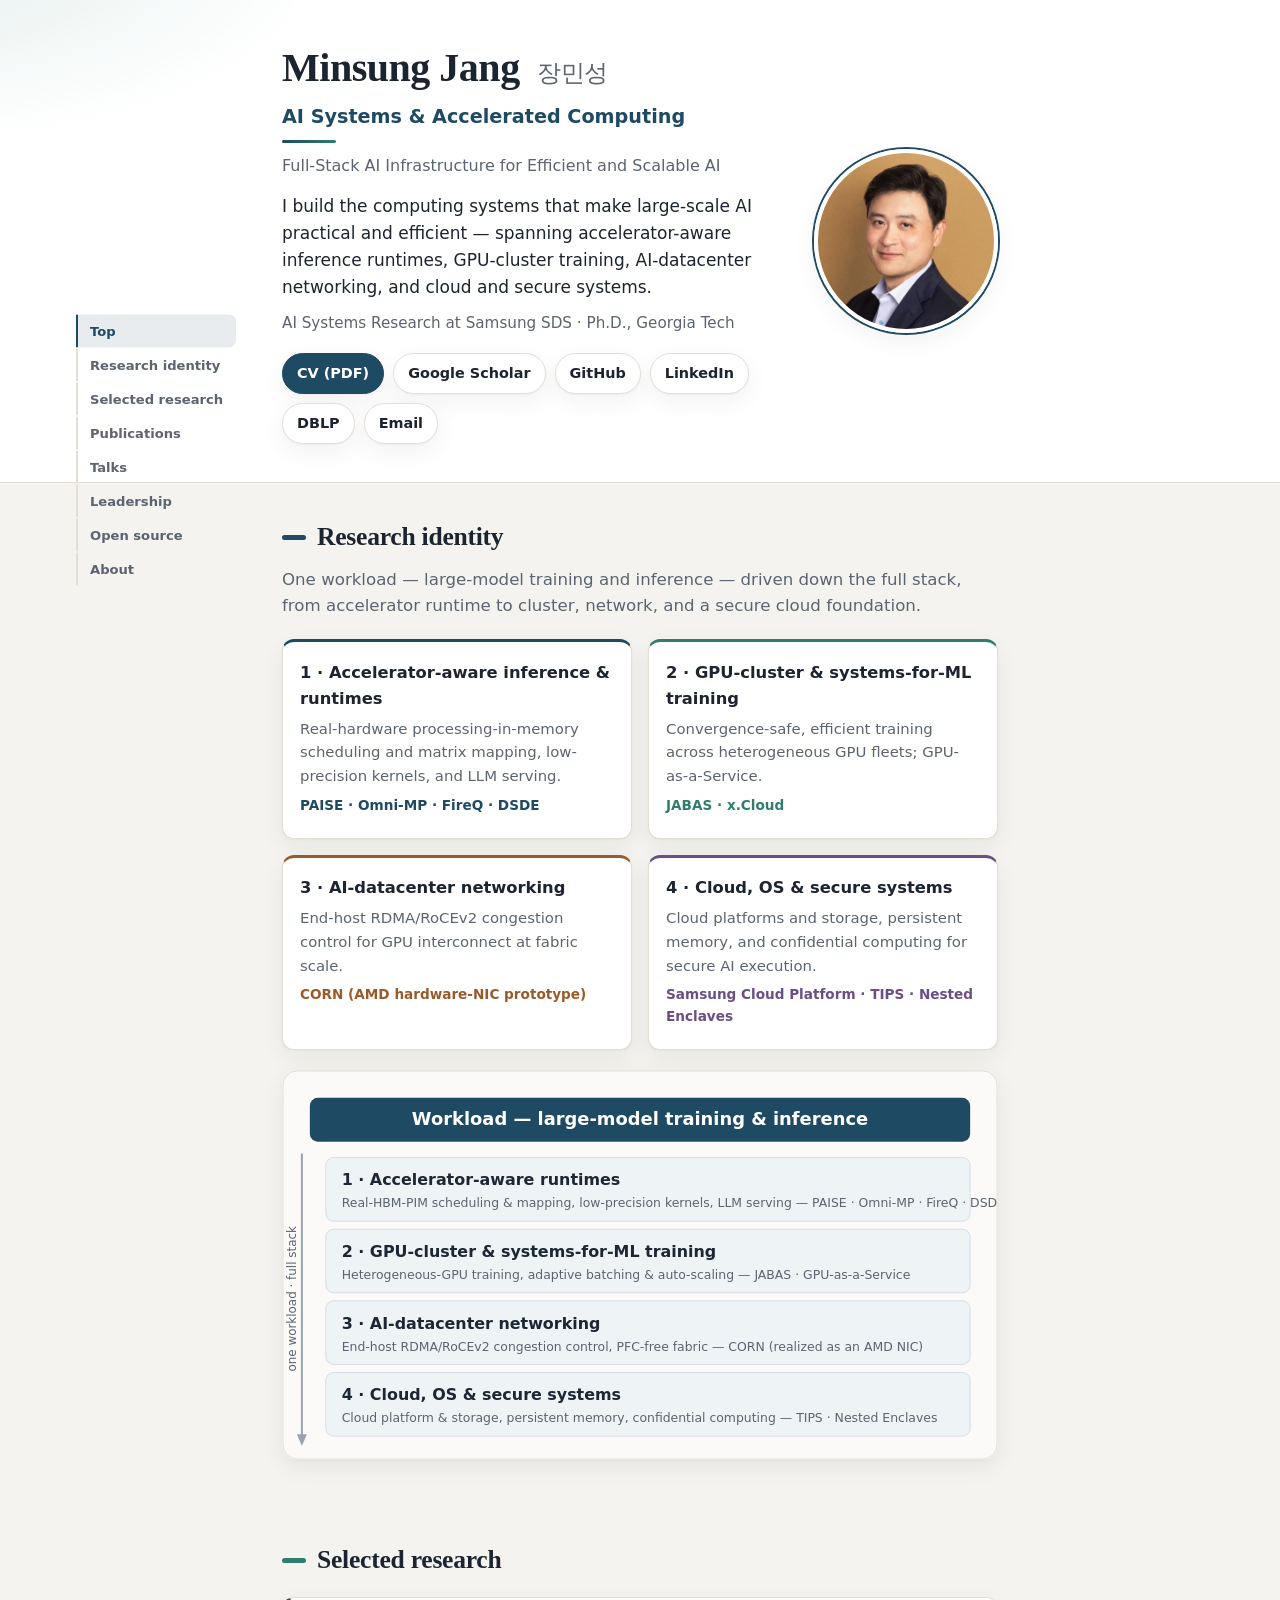
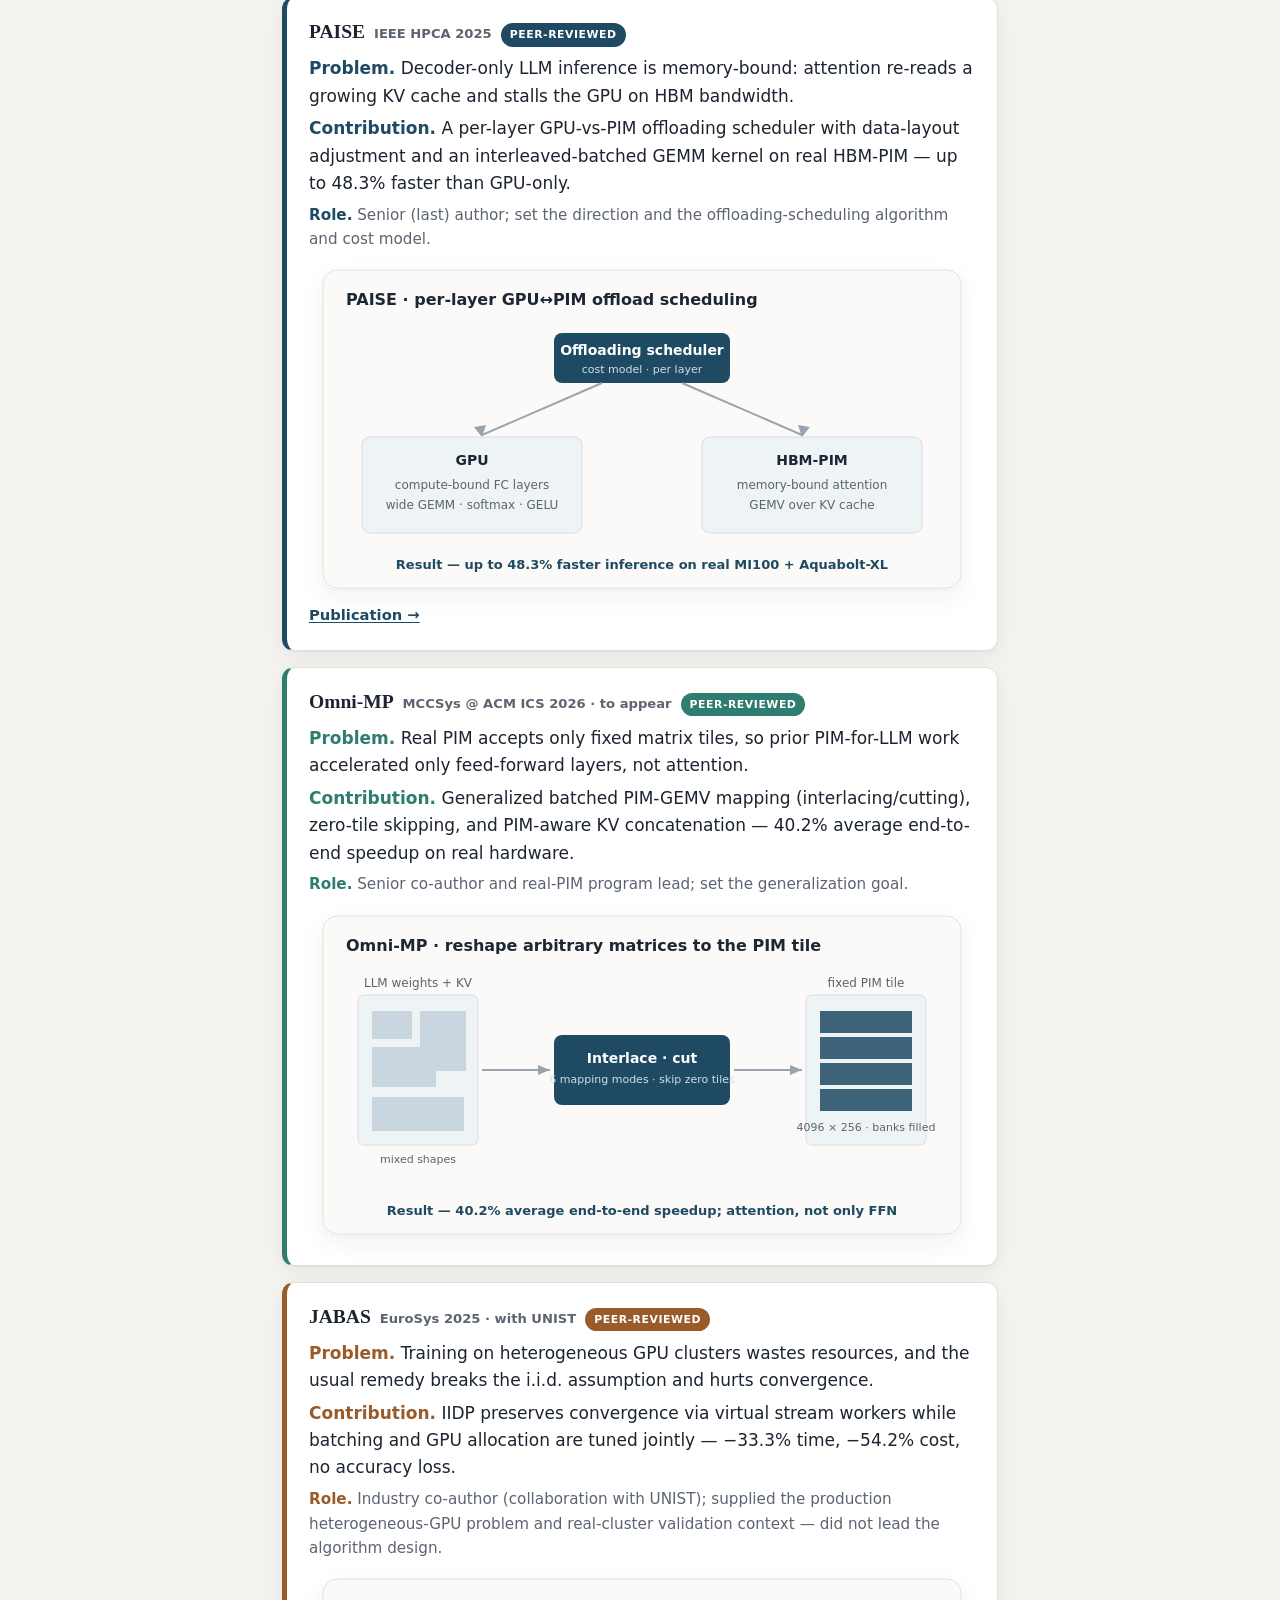
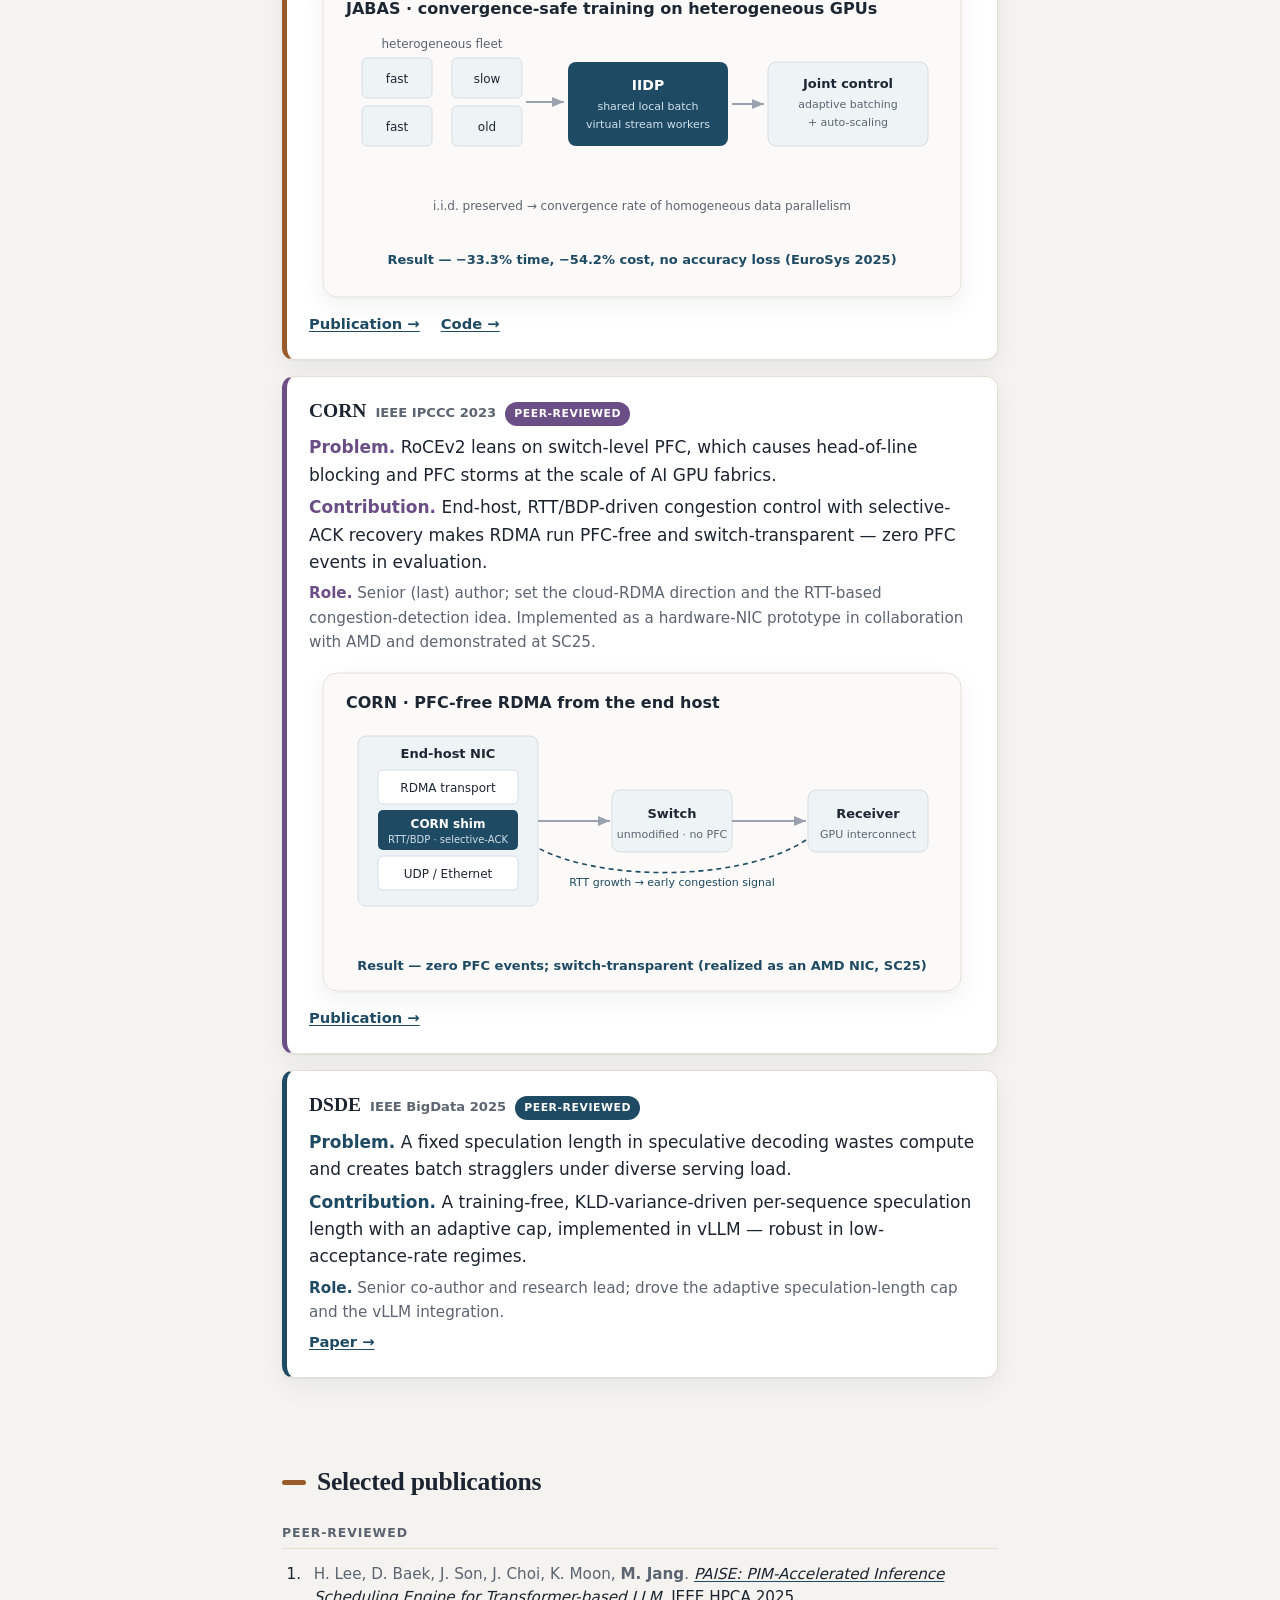
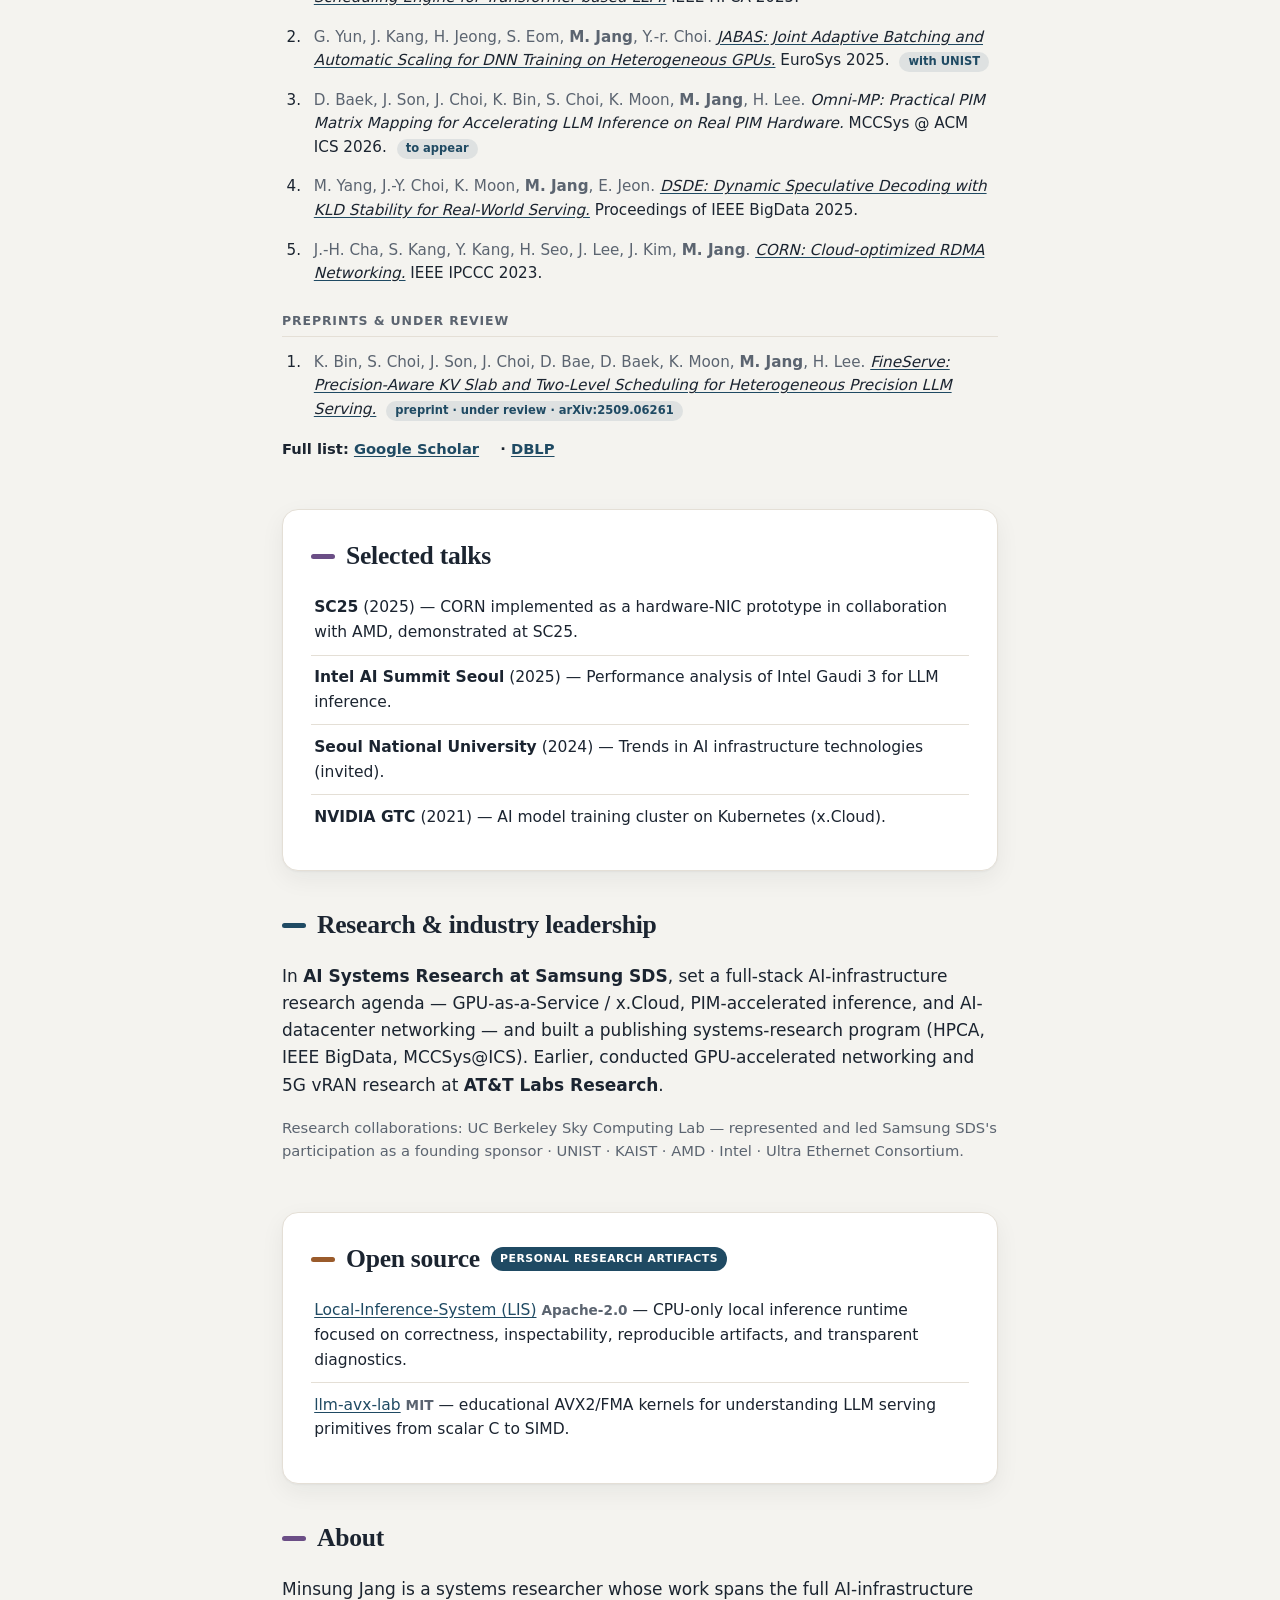
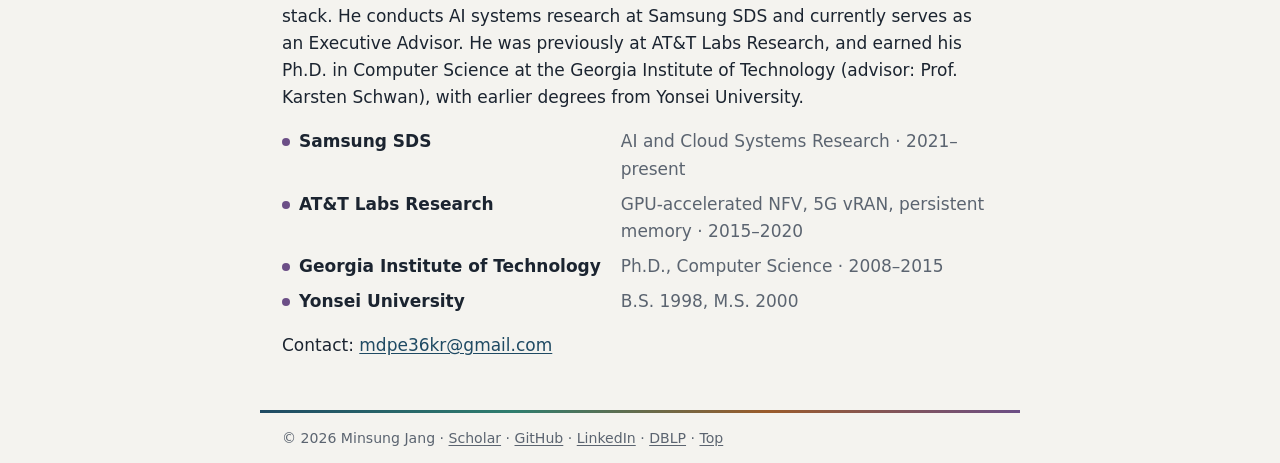
<file: index.html>
<!DOCTYPE html>
<html lang="en">
<head>
<meta charset="utf-8">
<meta name="viewport" content="width=device-width, initial-scale=1">
<title>Minsung Jang — AI Systems &amp; Accelerated Computing</title>
<meta name="description" content="Minsung Jang is a systems researcher across the full AI-infrastructure stack — accelerator-aware runtimes, GPU-cluster training, AI-datacenter networking, and cloud and secure systems. AI Systems Research at Samsung SDS; Ph.D., Georgia Tech.">
<link rel="canonical" href="https://minsungmj.github.io/">
<meta name="author" content="Minsung Jang">
<meta name="theme-color" content="#1f4a63">

<!-- Open Graph / Twitter -->
<meta property="og:type" content="profile">
<meta property="og:title" content="Minsung Jang — AI Systems &amp; Accelerated Computing">
<meta property="og:description" content="Systems researcher across the full AI-infrastructure stack: accelerators, GPU clusters, datacenter networking, and cloud.">
<meta property="og:url" content="https://minsungmj.github.io/">
<meta property="og:image" content="https://minsungmj.github.io/assets/img/og-card.png">
<meta property="og:image:width" content="1200">
<meta property="og:image:height" content="630">
<meta name="twitter:card" content="summary_large_image">
<meta name="twitter:title" content="Minsung Jang — AI Systems &amp; Accelerated Computing">
<meta name="twitter:description" content="Systems researcher across the full AI-infrastructure stack.">
<meta name="twitter:image" content="https://minsungmj.github.io/assets/img/og-card.png">

<link rel="icon" href="assets/img/favicon.svg" type="image/svg+xml">
<link rel="alternate icon" href="assets/img/favicon.ico" sizes="any">
<link rel="apple-touch-icon" href="assets/img/headshot.png">

<link rel="stylesheet" href="styles.css">
<link rel="stylesheet" href="print.css" media="print">

<script type="application/ld+json">
{
  "@context": "https://schema.org",
  "@type": "Person",
  "name": "Minsung Jang",
  "alternateName": "장민성",
  "url": "https://minsungmj.github.io/",
  "image": "https://minsungmj.github.io/assets/img/headshot.png",
  "description": "Systems researcher across the full AI-infrastructure stack — accelerator-aware runtimes, GPU-cluster training, AI-datacenter networking, and cloud and secure systems.",
  "knowsAbout": ["AI Systems","AI Accelerators","Processing-in-Memory","LLM Inference Serving","GPU Cluster Systems","AI-Datacenter Networking","RDMA","Cloud Systems","Confidential Computing"],
  "affiliation": {"@type": "Organization", "name": "Samsung SDS"},
  "alumniOf": [
    {"@type": "CollegeOrUniversity", "name": "Georgia Institute of Technology"},
    {"@type": "CollegeOrUniversity", "name": "Yonsei University"}
  ],
  "sameAs": [
    "https://scholar.google.com/citations?user=o9WQFhIAAAAJ&hl=en",
    "https://github.com/MinsungMJ",
    "https://www.linkedin.com/in/minsungjang",
    "https://dblp.org/pid/84/10278.html"
  ]
}
</script>
</head>
<body>
<a class="skip" href="#main">Skip to content</a>

<nav class="sidenav" aria-label="Section navigation">
  <ul>
    <li><a href="#top">Top</a></li>
    <li><a href="#identity">Research identity</a></li>
    <li><a href="#research">Selected research</a></li>
    <li><a href="#publications">Publications</a></li>
    <li><a href="#talks">Talks</a></li>
    <li><a href="#leadership">Leadership</a></li>
    <li><a href="#opensource">Open source</a></li>
    <li><a href="#about">About</a></li>
  </ul>
</nav>

<header class="hero" id="top">
  <div class="wrap hero-grid">
    <div class="hero-text">
      <h1>Minsung Jang <span class="ko" lang="ko">장민성</span></h1>
      <p class="tagline">AI Systems &amp; Accelerated Computing</p>
      <p class="subtagline">Full-Stack AI Infrastructure for Efficient and Scalable AI</p>
      <p class="positioning">I build the computing systems that make large-scale AI practical and efficient — spanning accelerator-aware inference runtimes, GPU-cluster training, AI-datacenter networking, and cloud and secure systems.</p>
      <p class="affil">AI Systems Research at Samsung SDS &middot; Ph.D., Georgia Tech</p>
      <nav class="links" aria-label="Profile links">
        <a class="btn btn-cv" href="assets/cv/minsung-jang-cv.pdf">CV (PDF)</a>
        <a class="btn" href="https://scholar.google.com/citations?user=o9WQFhIAAAAJ&hl=en">Google&nbsp;Scholar</a>
        <a class="btn" href="https://github.com/MinsungMJ">GitHub</a>
        <a class="btn" href="https://www.linkedin.com/in/minsungjang">LinkedIn</a>
        <a class="btn" href="https://dblp.org/pid/84/10278.html">DBLP</a>
        <a class="btn" href="mailto:&#109;dpe36kr&#64;gmail.com">Email</a>
      </nav>
    </div>
    <div class="hero-photo">
      <picture>
        <source srcset="assets/img/headshot.webp" type="image/webp">
        <img src="assets/img/headshot.png" width="180" height="180" alt="Portrait of Minsung Jang">
      </picture>
    </div>
  </div>
</header>

<main id="main" class="wrap">

  <!-- RESEARCH IDENTITY -->
  <section id="identity" aria-labelledby="identity-h">
    <h2 id="identity-h">Research identity</h2>
    <p class="lead">One workload — large-model training and inference — driven down the full stack, from accelerator runtime to cluster, network, and a secure cloud foundation.</p>
    <div class="pillars">
      <article class="pillar"><h3>1 · Accelerator-aware inference &amp; runtimes</h3><p>Real-hardware processing-in-memory scheduling and matrix mapping, low-precision kernels, and LLM serving.</p><p class="sys">PAISE · Omni-MP · FireQ · DSDE</p></article>
      <article class="pillar"><h3>2 · GPU-cluster &amp; systems-for-ML training</h3><p>Convergence-safe, efficient training across heterogeneous GPU fleets; GPU-as-a-Service.</p><p class="sys">JABAS · x.Cloud</p></article>
      <article class="pillar"><h3>3 · AI-datacenter networking</h3><p>End-host RDMA/RoCEv2 congestion control for GPU interconnect at fabric scale.</p><p class="sys">CORN (AMD hardware-NIC prototype)</p></article>
      <article class="pillar"><h3>4 · Cloud, OS &amp; secure systems</h3><p>Cloud platforms and storage, persistent memory, and confidential computing for secure AI execution.</p><p class="sys">Samsung Cloud Platform · TIPS · Nested Enclaves</p></article>
    </div>
    <figure class="diagram">
      <img src="assets/svg/stack.svg" alt="Diagram: one workload — large-model training and inference — flows down four layers: accelerator-aware runtimes, GPU-cluster training, AI-datacenter networking, and cloud and secure systems." loading="lazy" width="720" height="392">
    </figure>
  </section>

  <!-- SELECTED RESEARCH -->
  <section id="research" aria-labelledby="research-h">
    <h2 id="research-h">Selected research</h2>

    <article class="item">
      <h3>PAISE <span class="venue">IEEE HPCA 2025</span> <span class="cat">Peer-reviewed</span></h3>
      <p><span class="lab">Problem.</span> Decoder-only LLM inference is memory-bound: attention re-reads a growing KV cache and stalls the GPU on HBM bandwidth.</p>
      <p><span class="lab">Contribution.</span> A per-layer GPU-vs-PIM offloading scheduler with data-layout adjustment and an interleaved-batched GEMM kernel on real HBM-PIM — up to 48.3% faster than GPU-only.</p>
      <p class="role"><span class="lab">Role.</span> Senior (last) author; set the direction and the offloading-scheduling algorithm and cost model.</p>
      <figure class="diagram"><img src="assets/svg/paise.svg" alt="PAISE schedules memory-bound attention to HBM-PIM and compute-bound layers to the GPU." loading="lazy" width="640" height="320"></figure>
      <p class="more"><a href="https://www.samsungsds.com/en/publications/1289984_11682.html">Publication&nbsp;&rarr;</a></p>
    </article>

    <article class="item">
      <h3>Omni-MP <span class="venue">MCCSys @ ACM ICS 2026 · to appear</span> <span class="cat">Peer-reviewed</span></h3>
      <p><span class="lab">Problem.</span> Real PIM accepts only fixed matrix tiles, so prior PIM-for-LLM work accelerated only feed-forward layers, not attention.</p>
      <p><span class="lab">Contribution.</span> Generalized batched PIM-GEMV mapping (interlacing/cutting), zero-tile skipping, and PIM-aware KV concatenation — 40.2% average end-to-end speedup on real hardware.</p>
      <p class="role"><span class="lab">Role.</span> Senior co-author and real-PIM program lead; set the generalization goal.</p>
      <figure class="diagram"><img src="assets/svg/omnimp.svg" alt="Omni-MP reshapes arbitrary LLM matrices to fit the fixed PIM compute tile and skips zero-padded tiles." loading="lazy" width="640" height="320"></figure>
    </article>

    <article class="item">
      <h3>JABAS <span class="venue">EuroSys 2025 · with UNIST</span> <span class="cat">Peer-reviewed</span></h3>
      <p><span class="lab">Problem.</span> Training on heterogeneous GPU clusters wastes resources, and the usual remedy breaks the i.i.d. assumption and hurts convergence.</p>
      <p><span class="lab">Contribution.</span> IIDP preserves convergence via virtual stream workers while batching and GPU allocation are tuned jointly — &minus;33.3% time, &minus;54.2% cost, no accuracy loss.</p>
      <p class="role"><span class="lab">Role.</span> Industry co-author (collaboration with UNIST); supplied the production heterogeneous-GPU problem and real-cluster validation context — did not lead the algorithm design.</p>
      <figure class="diagram"><img src="assets/svg/jabas.svg" alt="JABAS keeps a shared local batch size across heterogeneous GPUs via virtual stream workers and jointly tunes batching and allocation." loading="lazy" width="640" height="320"></figure>
      <p class="more"><a href="https://doi.org/10.1145/3689031.3696078">Publication&nbsp;&rarr;</a> <a href="https://github.com/unist-ssl/JABAS">Code&nbsp;&rarr;</a></p>
    </article>

    <article class="item">
      <h3>CORN <span class="venue">IEEE IPCCC 2023</span> <span class="cat">Peer-reviewed</span></h3>
      <p><span class="lab">Problem.</span> RoCEv2 leans on switch-level PFC, which causes head-of-line blocking and PFC storms at the scale of AI GPU fabrics.</p>
      <p><span class="lab">Contribution.</span> End-host, RTT/BDP-driven congestion control with selective-ACK recovery makes RDMA run PFC-free and switch-transparent — zero PFC events in evaluation.</p>
      <p class="role"><span class="lab">Role.</span> Senior (last) author; set the cloud-RDMA direction and the RTT-based congestion-detection idea. Implemented as a hardware-NIC prototype in collaboration with AMD and demonstrated at SC25.</p>
      <figure class="diagram"><img src="assets/svg/corn.svg" alt="CORN places a shim in the end-host NIC between RDMA transport and UDP, using RTT signals so RDMA runs over Ethernet with no switch PFC." loading="lazy" width="640" height="320"></figure>
      <p class="more"><a href="https://ieeexplore.ieee.org/document/10253863/">Publication&nbsp;&rarr;</a></p>
    </article>

    <article class="item">
      <h3>DSDE <span class="venue">IEEE BigData 2025</span> <span class="cat">Peer-reviewed</span></h3>
      <p><span class="lab">Problem.</span> A fixed speculation length in speculative decoding wastes compute and creates batch stragglers under diverse serving load.</p>
      <p><span class="lab">Contribution.</span> A training-free, KLD-variance-driven per-sequence speculation length with an adaptive cap, implemented in vLLM — robust in low-acceptance-rate regimes.</p>
      <p class="role"><span class="lab">Role.</span> Senior co-author and research lead; drove the adaptive speculation-length cap and the vLLM integration.</p>
      <p class="more"><a href="https://arxiv.org/abs/2509.01083">Paper&nbsp;&rarr;</a></p>
    </article>
  </section>

  <!-- PUBLICATIONS -->
  <section id="publications" aria-labelledby="pubs-h">
    <h2 id="pubs-h">Selected publications</h2>
    <h3 class="grp">Peer-reviewed</h3>
    <ol class="pubs">
      <li><span class="au">H. Lee, D. Baek, J. Son, J. Choi, K. Moon, <b>M. Jang</b>.</span> <a href="https://www.samsungsds.com/en/publications/1289984_11682.html"><i>PAISE: PIM-Accelerated Inference Scheduling Engine for Transformer-based LLM.</i></a> IEEE HPCA 2025.</li>
      <li><span class="au">G. Yun, J. Kang, H. Jeong, S. Eom, <b>M. Jang</b>, Y.-r. Choi.</span> <a href="https://doi.org/10.1145/3689031.3696078"><i>JABAS: Joint Adaptive Batching and Automatic Scaling for DNN Training on Heterogeneous GPUs.</i></a> EuroSys 2025. <span class="tag">with UNIST</span></li>
      <li><span class="au">D. Baek, J. Son, J. Choi, K. Bin, S. Choi, K. Moon, <b>M. Jang</b>, H. Lee.</span> <i>Omni-MP: Practical PIM Matrix Mapping for Accelerating LLM Inference on Real PIM Hardware.</i> MCCSys @ ACM ICS 2026. <span class="tag">to appear</span></li>
      <li><span class="au">M. Yang, J.-Y. Choi, K. Moon, <b>M. Jang</b>, E. Jeon.</span> <a href="https://arxiv.org/abs/2509.01083"><i>DSDE: Dynamic Speculative Decoding with KLD Stability for Real-World Serving.</i></a> Proceedings of IEEE BigData 2025.</li>
      <li><span class="au">J.-H. Cha, S. Kang, Y. Kang, H. Seo, J. Lee, J. Kim, <b>M. Jang</b>.</span> <a href="https://ieeexplore.ieee.org/document/10253863/"><i>CORN: Cloud-optimized RDMA Networking.</i></a> IEEE IPCCC 2023.</li>
    </ol>
    <h3 class="grp">Preprints &amp; under review</h3>
    <ol class="pubs">
      <li><span class="au">K. Bin, S. Choi, J. Son, J. Choi, D. Bae, D. Baek, K. Moon, <b>M. Jang</b>, H. Lee.</span> <a href="https://arxiv.org/abs/2509.06261"><i>FineServe: Precision-Aware KV Slab and Two-Level Scheduling for Heterogeneous Precision LLM Serving.</i></a> <span class="tag">preprint · under review · arXiv:2509.06261</span></li>
    </ol>
    <p class="more">Full list: <a href="https://scholar.google.com/citations?user=o9WQFhIAAAAJ&hl=en">Google Scholar</a> &middot; <a href="https://dblp.org/pid/84/10278.html">DBLP</a></p>
  </section>

  <!-- TALKS -->
  <section id="talks" aria-labelledby="talks-h" class="panel">
    <h2 id="talks-h">Selected talks</h2>
    <ul class="plain">
      <li><b>SC25</b> (2025) — CORN implemented as a hardware-NIC prototype in collaboration with AMD, demonstrated at SC25.</li>
      <li><b>Intel AI Summit Seoul</b> (2025) — Performance analysis of Intel Gaudi 3 for LLM inference.</li>
      <li><b>Seoul National University</b> (2024) — Trends in AI infrastructure technologies (invited).</li>
      <li><b>NVIDIA GTC</b> (2021) — AI model training cluster on Kubernetes (x.Cloud).</li>
    </ul>
  </section>

  <!-- LEADERSHIP -->
  <section id="leadership" aria-labelledby="lead-h">
    <h2 id="lead-h">Research &amp; industry leadership</h2>
    <p>In <b>AI Systems Research at Samsung SDS</b>, set a full-stack AI-infrastructure research agenda — GPU-as-a-Service / x.Cloud, PIM-accelerated inference, and AI-datacenter networking — and built a publishing systems-research program (HPCA, IEEE BigData, MCCSys@ICS). Earlier, conducted GPU-accelerated networking and 5G vRAN research at <b>AT&amp;T Labs Research</b>.</p>
    <p class="note">Research collaborations: UC Berkeley Sky Computing Lab — represented and led Samsung SDS's participation as a founding sponsor · UNIST · KAIST · AMD · Intel · Ultra Ethernet Consortium.</p>
  </section>

  <!-- OPEN SOURCE -->
  <section id="opensource" aria-labelledby="os-h" class="panel">
    <h2 id="os-h">Open source <span class="cat">Personal research artifacts</span></h2>
    <ul class="plain">
      <li><a href="https://github.com/MinsungMJ/Local-Inference-System">Local-Inference-System (LIS)</a> <span class="muted">Apache-2.0</span> — CPU-only local inference runtime focused on correctness, inspectability, reproducible artifacts, and transparent diagnostics.</li>
      <li><a href="https://github.com/MinsungMJ/llm-avx-lab">llm-avx-lab</a> <span class="muted">MIT</span> — educational AVX2/FMA kernels for understanding LLM serving primitives from scalar C to SIMD.</li>
    </ul>
  </section>

  <!-- ABOUT -->
  <section id="about" aria-labelledby="about-h">
    <h2 id="about-h">About</h2>
    <p>Minsung Jang is a systems researcher whose work spans the full AI-infrastructure stack. He conducts AI systems research at Samsung SDS and currently serves as an Executive Advisor. He was previously at AT&amp;T Labs Research, and earned his Ph.D. in Computer Science at the Georgia Institute of Technology (advisor: Prof. Karsten Schwan), with earlier degrees from Yonsei University.</p>
    <dl class="edu">
      <dt>Samsung SDS</dt><dd>AI and Cloud Systems Research · 2021–present</dd>
      <dt>AT&amp;T Labs Research</dt><dd>GPU-accelerated NFV, 5G vRAN, persistent memory · 2015–2020</dd>
      <dt>Georgia Institute of Technology</dt><dd>Ph.D., Computer Science · 2008–2015</dd>
      <dt>Yonsei University</dt><dd>B.S. 1998, M.S. 2000</dd>
    </dl>
    <p class="contact">Contact: <a href="mailto:&#109;dpe36kr&#64;gmail.com">&#109;dpe36kr&#64;gmail.com</a></p>
  </section>

</main>

<footer class="wrap">
  <p>&copy; <span id="yr">2026</span> Minsung Jang ·
    <a href="https://scholar.google.com/citations?user=o9WQFhIAAAAJ&hl=en">Scholar</a> ·
    <a href="https://github.com/MinsungMJ">GitHub</a> ·
    <a href="https://www.linkedin.com/in/minsungjang">LinkedIn</a> ·
    <a href="https://dblp.org/pid/84/10278.html">DBLP</a> ·
    <a href="#top">Top</a></p>
</footer>

<script>
/* Progressive enhancement: highlight the section in view. Without JS the
   side-nav still works as plain in-page jump links. */
(function () {
  var links = Array.prototype.slice.call(document.querySelectorAll('.sidenav a'));
  if (!links.length || !('IntersectionObserver' in window)) return;
  var map = {};
  links.forEach(function (a) {
    var id = a.getAttribute('href').slice(1);
    var el = document.getElementById(id);
    if (el) map[id] = a;
  });
  var obs = new IntersectionObserver(function (entries) {
    entries.forEach(function (e) {
      if (e.isIntersecting) {
        links.forEach(function (a) { a.removeAttribute('aria-current'); a.classList.remove('active'); });
        var a = map[e.target.id];
        if (a) { a.classList.add('active'); a.setAttribute('aria-current', 'true'); }
      }
    });
  }, { rootMargin: '-45% 0px -50% 0px', threshold: 0 });
  Object.keys(map).forEach(function (id) { obs.observe(document.getElementById(id)); });
})();
</script>
</body>
</html>
</file>
<file: styles.css>
:root{
  --bg:#f4f3ef; --bg-tint:#eaeef0; --panel:#ffffff; --ink:#1b2430; --muted:#5b6470;
  --line:#e4dfd6; --accent:#1f4a63; --accent-ink:#1f4a63; --accent-soft:rgba(31,74,99,.10);
  --c1:#1f4a63; --c2:#2f7d6e; --c3:#9a5b2b; --c4:#6b4e86;
  --shadow:0 1px 2px rgba(20,30,40,.04), 0 8px 24px rgba(20,30,40,.06);
  --shadow-h:0 2px 6px rgba(20,30,40,.08), 0 14px 34px rgba(20,30,40,.10);
  --maxw:760px;
  --serif:Georgia,"Iowan Old Style","Times New Roman",serif;
  --sans:ui-sans-serif,system-ui,-apple-system,"Segoe UI",Roboto,Helvetica,Arial,sans-serif;
  --hero:radial-gradient(900px 360px at 88% -45%, rgba(31,74,99,.16), transparent 60%),
         radial-gradient(720px 320px at -8% -10%, rgba(47,125,110,.13), transparent 60%),
         var(--panel);
}
@media (prefers-color-scheme:dark){
  :root{
    --bg:#0f1318; --bg-tint:#151c24; --panel:#161c24; --ink:#e7eaee; --muted:#9aa3ad;
    --line:#28303a; --accent:#1f4a63; --accent-ink:#8fc0d8; --accent-soft:rgba(143,192,216,.13);
    --c1:#6fa6c4; --c2:#5fb3a3; --c3:#cf9a63; --c4:#a98fc9;
    --shadow:0 1px 2px rgba(0,0,0,.3), 0 8px 24px rgba(0,0,0,.35);
    --shadow-h:0 2px 6px rgba(0,0,0,.4), 0 16px 36px rgba(0,0,0,.5);
    --hero:radial-gradient(900px 360px at 88% -45%, rgba(143,192,216,.12), transparent 60%),
           radial-gradient(720px 320px at -8% -10%, rgba(95,179,163,.10), transparent 60%),
           var(--panel);
  }
}
*{box-sizing:border-box}
html{-webkit-text-size-adjust:100%; scroll-behavior:smooth}
body{margin:0; background:var(--bg); color:var(--ink);
  font-family:var(--sans); font-size:17px; line-height:1.6;
  text-rendering:optimizeLegibility; -webkit-font-smoothing:antialiased}
.wrap{max-width:var(--maxw); margin:0 auto; padding:0 22px}
a{color:var(--accent-ink); text-underline-offset:2px}
a:hover{text-decoration:none}
:focus-visible{outline:3px solid var(--accent-ink); outline-offset:2px; border-radius:3px}
.skip{position:absolute; left:-999px; top:0; background:var(--accent); color:#fff; padding:10px 14px; z-index:60}
.skip:focus{left:8px; top:8px}

/* ---------- side navigation ---------- */
.sidenav{position:sticky; top:0; z-index:40;
  background:var(--panel);
  background:color-mix(in srgb, var(--panel) 88%, transparent);
  backdrop-filter:saturate(1.1) blur(8px); -webkit-backdrop-filter:saturate(1.1) blur(8px);
  border-bottom:1px solid var(--line)}
.sidenav ul{display:flex; gap:4px; list-style:none; margin:0; padding:8px 12px;
  overflow-x:auto; scrollbar-width:none}
.sidenav ul::-webkit-scrollbar{display:none}
.sidenav li{flex:0 0 auto}
.sidenav a{display:block; padding:6px 11px; font-size:.82rem; font-weight:600;
  color:var(--muted); text-decoration:none; border-radius:999px; white-space:nowrap; transition:.18s}
.sidenav a:hover{color:var(--accent-ink); background:var(--accent-soft)}
.sidenav a.active{color:var(--accent-ink); background:var(--accent-soft)}

@media (min-width:1140px){
  .sidenav{position:fixed; top:50%; transform:translateY(-50%);
    left:calc((100vw - var(--maxw))/2 - 184px); width:160px;
    background:none; backdrop-filter:none; -webkit-backdrop-filter:none; border:0}
  .sidenav ul{display:block; padding:0; overflow:visible}
  .sidenav li{margin:1px 0}
  .sidenav a{padding:6px 12px; border-left:2px solid var(--line); border-radius:0 7px 7px 0}
  .sidenav a.active{border-left-color:var(--accent-ink); font-weight:700}
}

/* ---------- hero ---------- */
.hero{background:var(--hero); border-bottom:1px solid var(--line); padding:46px 0 38px}
.hero-grid{display:flex; gap:30px; align-items:center; justify-content:space-between}
.hero-text{flex:1 1 auto; min-width:0}
.hero-photo{flex:0 0 auto}
.hero-photo img{width:184px; height:184px; border-radius:50%; object-fit:cover;
  border:4px solid var(--panel); box-shadow:0 0 0 2px var(--accent), var(--shadow)}
h1{font-family:var(--serif); font-size:2.5rem; line-height:1.08; margin:0 0 6px; letter-spacing:-.012em}
.ko{font-size:1.5rem; color:var(--muted); font-family:var(--sans); font-weight:400; margin-left:8px}
.tagline{display:inline-block; font-weight:700; color:var(--accent-ink); font-size:1.2rem; margin:.45rem 0 .1rem}
.tagline::after{content:""; display:block; width:54px; height:3px; border-radius:2px; margin-top:7px;
  background:linear-gradient(90deg,var(--c1),var(--c2))}
.subtagline{color:var(--muted); margin:.5rem 0 .9rem; font-size:1rem}
.positioning{margin:.4rem 0 .6rem; max-width:60ch}
.affil{color:var(--muted); font-size:.95rem; margin:.2rem 0 1.1rem}
.links{display:flex; flex-wrap:wrap; gap:9px}
.btn{display:inline-block; padding:8px 14px; border:1px solid var(--line); border-radius:999px;
  background:var(--panel); color:var(--ink); text-decoration:none; font-size:.9rem; font-weight:600;
  box-shadow:var(--shadow); transition:.18s}
.btn:hover{border-color:var(--accent-ink); color:var(--accent-ink); transform:translateY(-1px); box-shadow:var(--shadow-h)}
.btn-cv{background:var(--accent); border-color:var(--accent); color:#fff}
.btn-cv:hover{color:#fff; filter:brightness(1.08)}

/* ---------- sections ---------- */
main{padding:6px 0 8px}
section{padding:34px 0}
h2{font-family:var(--serif); font-size:1.6rem; margin:0 0 .55rem; letter-spacing:-.01em; display:flex; align-items:center; gap:11px}
h2::before{content:""; flex:0 0 auto; width:24px; height:5px; border-radius:3px; background:var(--accent)}
#identity h2::before,#leadership h2::before{background:var(--c1)}
#research h2::before{background:var(--c2)}
#publications h2::before,#opensource h2::before{background:var(--c3)}
#talks h2::before,#about h2::before{background:var(--c4)}
.lead{color:var(--muted); margin:.2rem 0 1.2rem; font-size:1.04rem}

/* panel sections */
.panel{background:var(--panel); border:1px solid var(--line); border-radius:16px;
  padding:26px 28px; box-shadow:var(--shadow)}
.panel + .panel{margin-top:8px}

/* ---------- pillars ---------- */
.pillars{display:grid; grid-template-columns:1fr 1fr; gap:16px; margin-bottom:20px}
.pillar{background:var(--panel); border:1px solid var(--line); border-top:3px solid var(--c);
  border-radius:12px; padding:16px 17px; box-shadow:var(--shadow); transition:.18s}
.pillar:hover{transform:translateY(-3px); box-shadow:var(--shadow-h)}
.pillars .pillar:nth-child(1){--c:var(--c1)}
.pillars .pillar:nth-child(2){--c:var(--c2)}
.pillars .pillar:nth-child(3){--c:var(--c3)}
.pillars .pillar:nth-child(4){--c:var(--c4)}
.pillar h3{color:var(--ink); font-size:1.02rem; margin:.1rem 0 .35rem}
.pillar p{margin:.35rem 0; color:var(--muted); font-size:.93rem}
.pillar .sys{color:var(--c); font-weight:700; font-size:.85rem}

/* ---------- diagrams ---------- */
.diagram{margin:18px 0 4px; text-align:center}
.diagram img{max-width:100%; height:auto; border-radius:14px; box-shadow:var(--shadow)}

/* ---------- selected research ---------- */
.item{background:var(--panel); border:1px solid var(--line); border-left:5px solid var(--c,var(--accent));
  border-radius:12px; padding:18px 22px; margin:16px 0; box-shadow:var(--shadow); transition:.18s}
.item:hover{box-shadow:var(--shadow-h)}
.item:nth-of-type(1){--c:var(--c1)} .item:nth-of-type(2){--c:var(--c2)}
.item:nth-of-type(3){--c:var(--c3)} .item:nth-of-type(4){--c:var(--c4)}
.item:nth-of-type(5){--c:var(--c1)}
.item h3{display:flex; flex-wrap:wrap; align-items:baseline; gap:9px; font-size:1.22rem; font-family:var(--serif); margin:0 0 .5rem}
.venue{font-family:var(--sans); font-size:.82rem; font-weight:600; color:var(--muted)}
.cat{font-family:var(--sans); font-size:.68rem; font-weight:700; text-transform:uppercase; letter-spacing:.05em;
  color:#fff; background:var(--c,var(--accent)); border-radius:999px; padding:3px 9px}
.item p{margin:.35rem 0}
.lab{font-weight:700; color:var(--c,var(--accent))}
.role{color:var(--muted); font-size:.95rem}
.more{margin-top:.6rem; font-size:.92rem; font-weight:700}
.more a{margin-right:16px}

/* ---------- publications ---------- */
.grp{color:var(--muted); text-transform:uppercase; font-size:.78rem; letter-spacing:.07em; margin:20px 0 8px;
  padding-bottom:5px; border-bottom:1px solid var(--line)}
ol.pubs{margin:0; padding-left:1.4em}
ol.pubs li{margin:.3rem 0; padding:.35rem .5rem; font-size:.95rem; line-height:1.55; border-radius:8px; transition:.15s}
ol.pubs li:hover{background:var(--bg-tint)}
.au{color:var(--muted)}
ol.pubs i{color:var(--ink)}
.tag{display:inline-block; font-size:.72rem; color:var(--accent-ink); background:var(--accent-soft);
  border-radius:999px; padding:1px 9px; margin-left:5px; white-space:nowrap; font-weight:600}

/* ---------- generic lists ---------- */
ul.plain{list-style:none; margin:.3rem 0; padding:0}
ul.plain li{margin:0; font-size:.97rem; border-top:1px solid var(--line); padding:.6rem .2rem}
ul.plain li:first-child{border-top:0}
.muted{color:var(--muted); font-size:.85rem; font-weight:600}
.note{color:var(--muted); font-size:.92rem}

/* chips (teaching interests) */
.chips{display:flex; flex-wrap:wrap; gap:8px; margin:.6rem 0 .2rem}
.chips .chip{font-size:.84rem; font-weight:600; color:var(--ink); background:var(--bg-tint);
  border:1px solid var(--line); border-radius:999px; padding:5px 12px}

/* ---------- two column ---------- */
.two-col{display:grid; grid-template-columns:1fr 1fr; gap:32px}
.two-col h2{font-size:1.35rem}

/* ---------- about ---------- */
dl.edu{display:grid; grid-template-columns:max-content 1fr; gap:8px 20px; margin:1rem 0}
dl.edu dt{font-weight:700}
dl.edu dt::before{content:""; display:inline-block; width:8px; height:8px; border-radius:50%;
  background:var(--c4); margin-right:9px; vertical-align:middle}
dl.edu dd{margin:0; color:var(--muted)}
.contact{margin-top:1rem}

/* ---------- footer ---------- */
footer{padding:26px 0 46px; color:var(--muted); font-size:.88rem;
  border-top:3px solid transparent; border-image:linear-gradient(90deg,var(--c1),var(--c2),var(--c3),var(--c4)) 1}
footer a{color:var(--muted)}
footer a:hover{color:var(--accent-ink)}

/* ---------- anchor offsets ---------- */
section{scroll-margin-top:62px}
#top{scroll-margin-top:0}
@media (min-width:1140px){section{scroll-margin-top:28px}}

/* ---------- responsive ---------- */
@media (max-width:680px){
  body{font-size:16px}
  .hero{padding:28px 0 26px}
  .hero-grid{flex-direction:column-reverse; align-items:flex-start; gap:16px}
  .hero-photo img{width:104px; height:104px}
  h1{font-size:2rem}
  h2{font-size:1.4rem}
  .pillars{grid-template-columns:1fr}
  .two-col{grid-template-columns:1fr; gap:10px}
  .panel{padding:20px 18px}
  .item{padding:16px 17px}
  dl.edu{grid-template-columns:1fr; gap:2px 0}
  dl.edu dd{margin-bottom:.5rem}
}
@media (prefers-reduced-motion:reduce){
  html{scroll-behavior:auto}
  *{transition:none!important; animation:none!important}
  .btn:hover,.pillar:hover{transform:none}
}
</file>
<file: print.css>
/* Print: clean single column, reveal link URLs, drop interactive chrome */
body{background:#fff; color:#000; font-size:11pt}
.skip,.hero-photo,.btn,footer a[href="#top"]{display:none !important}
.hero{border:0; padding:0 0 8pt}
section{border-bottom:1px solid #ccc; padding:10pt 0}
a{color:#000; text-decoration:none}
main a[href^="http"]::after{content:" (" attr(href) ")"; font-size:8.5pt; color:#333; word-break:break-all}
.diagram{break-inside:avoid}
.item,.pillar{break-inside:avoid}
.pillars{display:block}
.pillar{border:0; padding:4pt 0}
</file>
